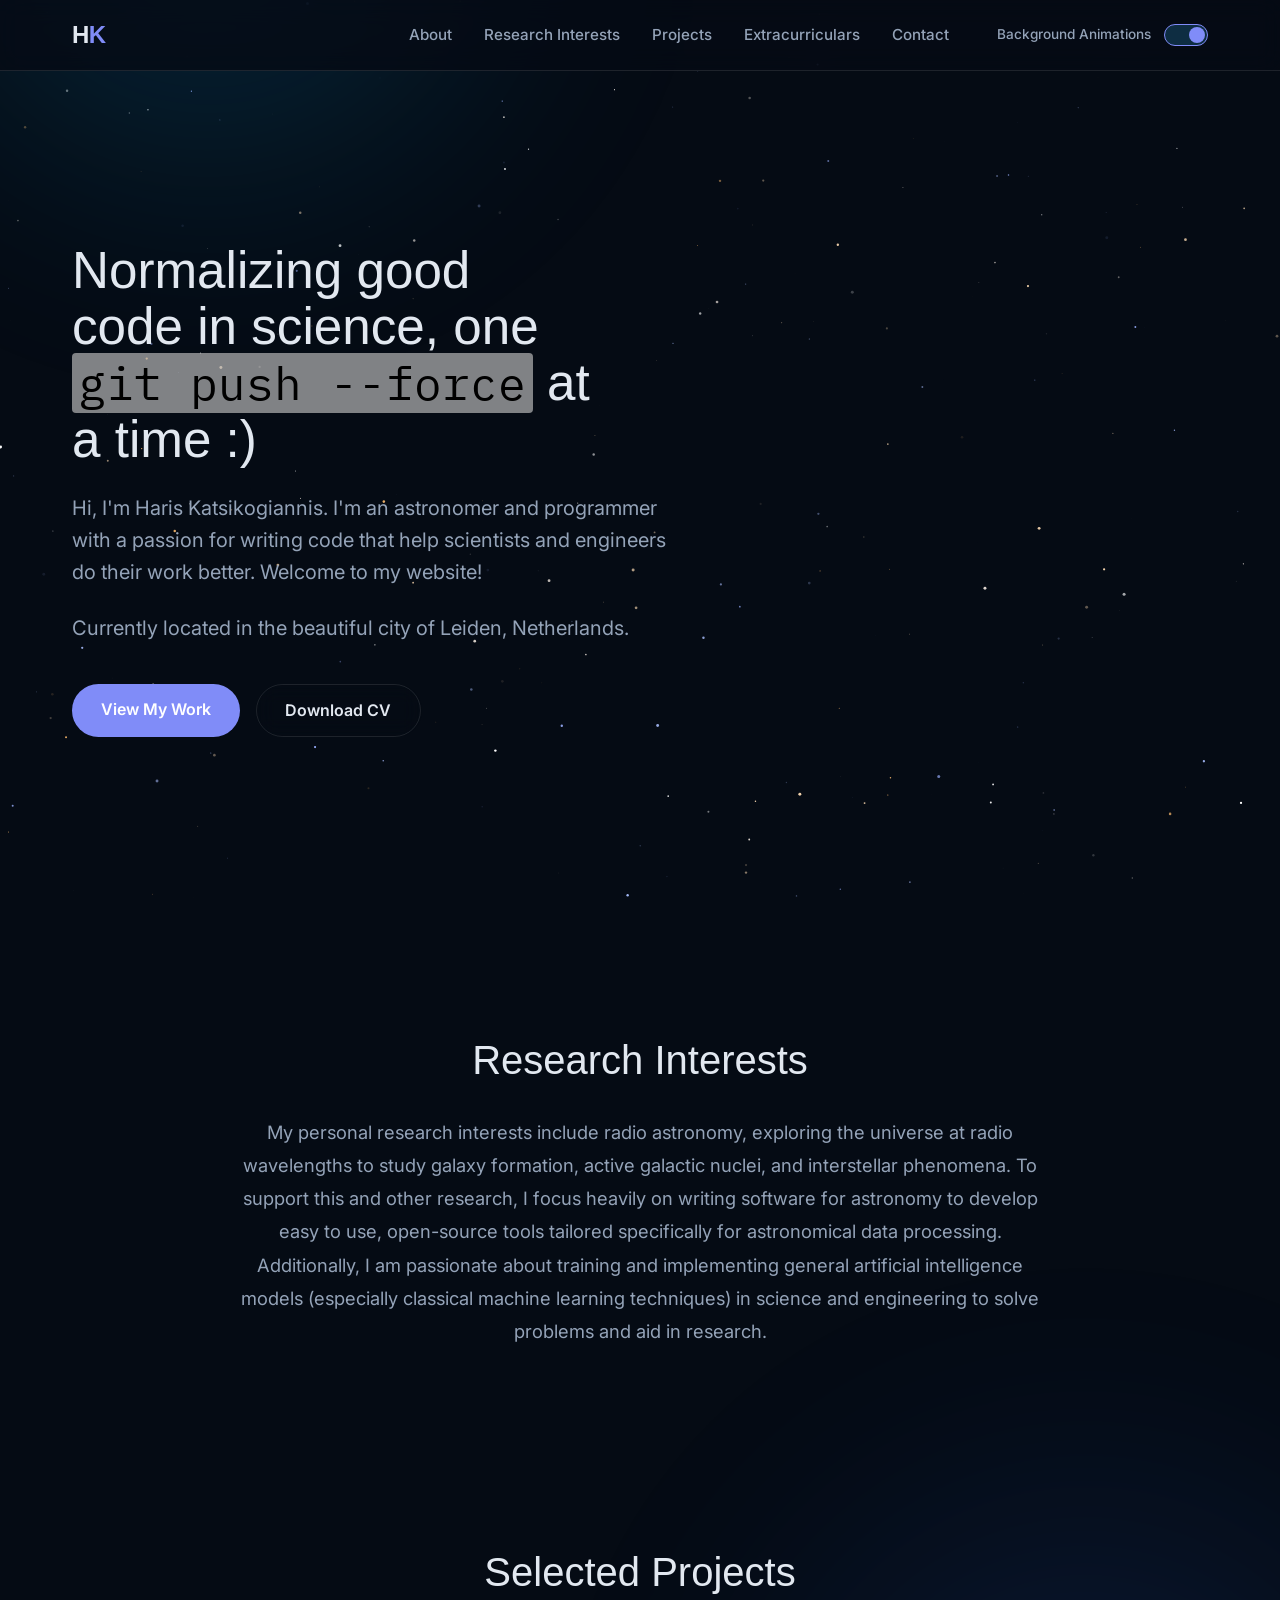
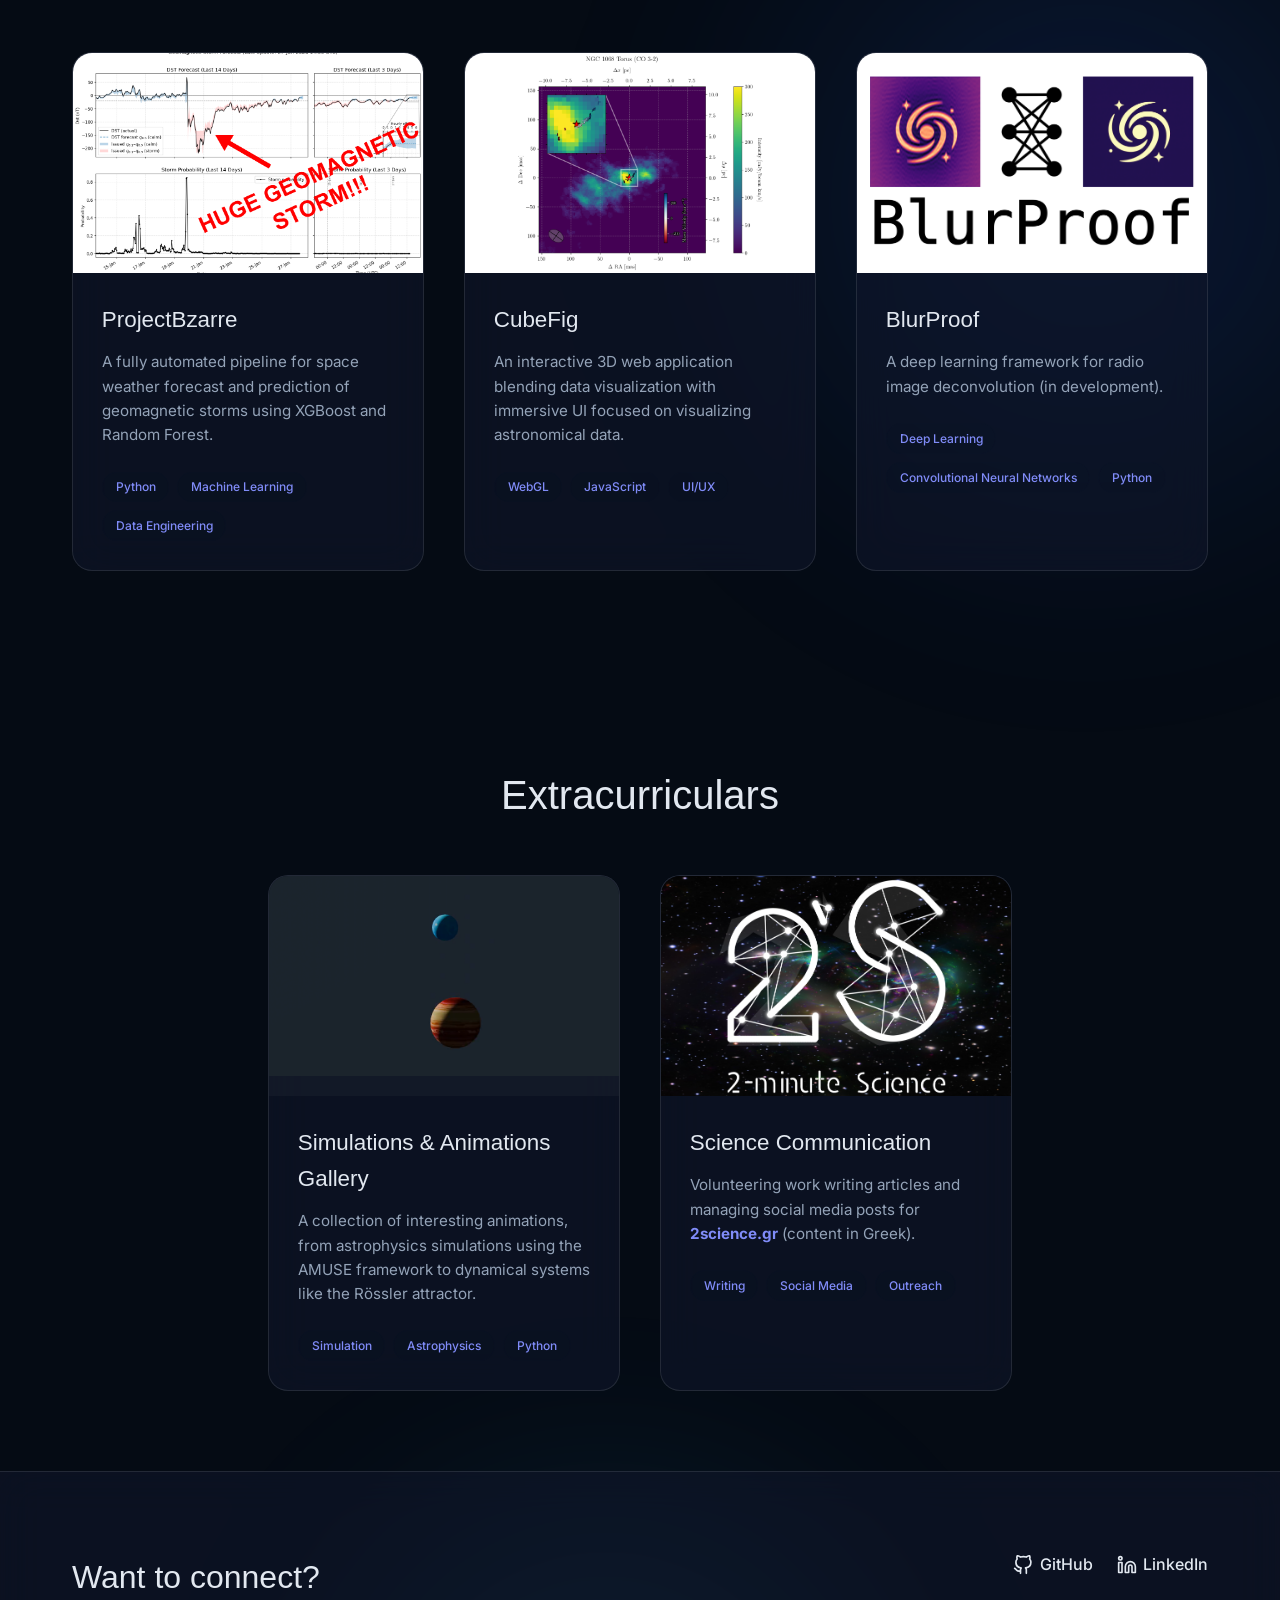
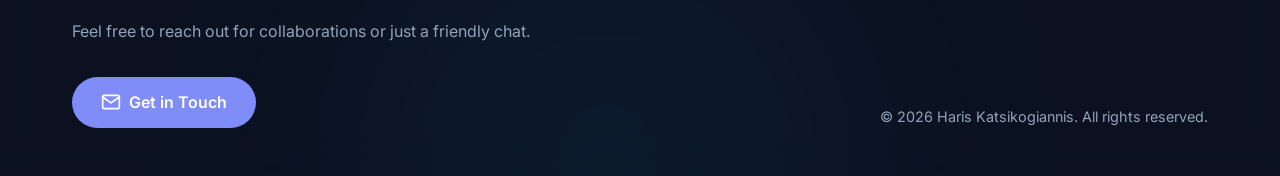
<file: index.html>
<!DOCTYPE html>
<html lang="en">

<head>
    <meta charset="UTF-8">
    <meta name="viewport" content="width=device-width, initial-scale=1.0">
    <meta name="description"
        content="Haris Katsikogiannis - Personal Portfolio displaying engineering projects and CV.">
    <title>Haris Katsikogiannis | Portfolio</title>
    <link rel="icon"
        href="data:image/svg+xml,<svg xmlns=%22http://www.w3.org/2000/svg%22 viewBox=%220 0 100 100%22><rect width=%22100%22 height=%22100%22 rx=%2220%22 fill=%22%23050b14%22/><text y=%2272%22 x=%2212%22 font-size=%2260%22 font-family=%22system-ui, sans-serif%22 font-weight=%22900%22><tspan fill=%22%23e2e8f0%22>H</tspan><tspan fill=%22%23808cf8%22>K</tspan></text></svg>">
    <!-- Google Fonts -->
    <link rel="preconnect" href="https://fonts.googleapis.com">
    <link rel="preconnect" href="https://fonts.gstatic.com" crossorigin>
    <link
        href="https://fonts.googleapis.com/css2?family=Inter:wght@300;400;500;600&family=Google+Sans:wght@400;500;700;900&family=IBM+Plex+Mono:wght@400;500&display=swap"
        rel="stylesheet">
    <link rel="stylesheet" href="style.css">
</head>

<body>
    <canvas id="star-canvas"></canvas>
    <div class="blob-wrapper">
        <div class="blob blob-1"></div>
        <div class="blob blob-2"></div>
        <div class="blob blob-3"></div>
    </div>

    <header class="glass-header">
        <div class="container header-container">
            <div class="logo">H<span>K</span></div>
            <nav>
                <ul class="nav-links">
                    <li><a href="#hero">About</a></li>
                    <li><a href="#research">Research Interests</a></li>
                    <li><a href="#projects">Projects</a></li>
                    <li><a href="#extracurriculars">Extracurriculars</a></li>
                    <li><a href="#contact">Contact</a></li>
                    <li class="toggle-container">
                        <span class="toggle-label">Background Animations</span>
                        <label class="switch">
                            <input type="checkbox" id="animation-toggle" checked>
                            <span class="slider"></span>
                        </label>
                    </li>
                </ul>
                <button class="menu-btn" aria-label="Toggle Menu">
                    <svg xmlns="http://www.w3.org/2000/svg" width="24" height="24" viewBox="0 0 24 24" fill="none"
                        stroke="currentColor" stroke-width="2" stroke-linecap="round" stroke-linejoin="round">
                        <line x1="3" y1="12" x2="21" y2="12"></line>
                        <line x1="3" y1="6" x2="21" y2="6"></line>
                        <line x1="3" y1="18" x2="21" y2="18"></line>
                    </svg>
                </button>
            </nav>
        </div>
    </header>

    <div class="overlay"></div>
    <nav class="mobile-nav">
        <ul class="nav-links">
            <li><a href="#hero">About</a></li>
            <li><a href="#research">Research Interests</a></li>
            <li><a href="#projects">Projects</a></li>
            <li><a href="#extracurriculars">Extracurriculars</a></li>
            <li><a href="#contact">Contact</a></li>
            <li class="toggle-container">
                <span class="toggle-label">Background Animations</span>
                <label class="switch">
                    <input type="checkbox" id="mobile-animation-toggle" checked>
                    <span class="slider"></span>
                </label>
            </li>
        </ul>
    </nav>


    <main>
        <section id="hero" class="hero-section">
            <div class="container">
                <div class="hero-content">
                    <h1 class="hero-title">
                        Normalizing good <br>code in science, one<br> <code
                            style="font-family: 'IBM Plex Mono', monospace; background-color: rgba(181, 181, 181, 0.7); color: #000000; padding: 0.0rem 0.4rem; border-radius: 4px; font-size: 0.9em;">git push --force</code>
                        at<br> a time :)
                    </h1>
                    <p class="hero-subtitle" style="margin-bottom: 1.5rem;">
                        Hi, I'm Haris Katsikogiannis. I'm an astronomer and programmer with a passion for writing code
                        that help scientists and engineers do their work better. Welcome to my website!
                    </p>
                    <p class="hero-subtitle" style="max-width: 100%;">
                        Currently located in the beautiful city of Leiden, Netherlands.
                    </p>
                    <div class="hero-cta">
                        <a href="#projects" class="btn btn-primary">View My Work</a>
                        <a id="cv-download-btn" href="assets/cv_katsikogiannis.pdf" download="katsikogiannis_cv.pdf"
                            class="btn btn-secondary">Download CV</a>
                    </div>
                </div>
            </div>
        </section>

        <section id="research" class="projects-section" style="padding-bottom: 4rem;">
            <div class="container">
                <h2 class="section-title" style="margin-bottom: 1.5rem;">Research Interests</h2>
                <p
                    style="max-width: 800px; margin: 0 auto; text-align: center; font-size: 1.15rem; color: var(--text-secondary); line-height: 1.8;">
                    My personal research interests include radio astronomy, exploring the universe at radio wavelengths
                    to study galaxy
                    formation, active galactic nuclei, and interstellar phenomena. To support this and other research, I
                    focus heavily on writing software for astronomy to develop easy to use, open-source
                    tools tailored specifically for astronomical data processing. Additionally, I am passionate about
                    training
                    and implementing general artificial intelligence models (especially classical machine learning
                    techniques)
                    in science and engineering to solve problems and aid in research.
                </p>
            </div>
        </section>

        <section id="projects" class="projects-section">
            <div class="container">
                <h2 class="section-title">Selected Projects</h2>
                <div class="projects-grid">

                    <!-- Project 1 -->
                    <article class="project-card glass-card">
                        <div class="project-image">
                            <!-- Let's map the images in the directory structure -->
                            <img src="assets/predicted_probabilities_20260127_1630.png" alt="ProjectBzarre"
                                id="img-bzarre">
                            <div class="project-overlay">
                                <a href="https://github.com/harry353/ProjectBzarre"
                                    class="btn btn-small btn-primary">View on Github</a>
                            </div>
                        </div>
                        <div class="project-info">
                            <h3>ProjectBzarre</h3>
                            <p>A fully automated pipeline for space weather forecast and prediction of geomagnetic
                                storms using XGBoost and Random Forest.</p>
                            <div class="tech-stack">
                                <span>Python</span>
                                <span>Machine Learning</span>
                                <span>Data Engineering</span>
                            </div>
                        </div>
                    </article>
                    <!-- Project 2 -->
                    <article class="project-card glass-card">
                        <div class="project-image">
                            <img src="assets/ngc_1068_torus_moment_0.png" alt="CubeFig UI" id="img-cubefig">
                            <div class="project-overlay">
                                <a href="https://github.com/harry353/CubeFig" class="btn btn-small btn-primary">View on
                                    Github</a>
                            </div>
                        </div>
                        <div class="project-info">
                            <h3>CubeFig</h3>
                            <p>An interactive 3D web application blending data visualization with immersive UI focused
                                on visualizing astronomical data.</p>
                            <div class="tech-stack">
                                <span>WebGL</span>
                                <span>JavaScript</span>
                                <span>UI/UX</span>
                            </div>
                        </div>
                    </article>

                    <!-- Project 3 -->
                    <article class="project-card glass-card">
                        <div class="project-image">
                            <img src="assets/blur_proof_logo_final.png" alt="BlurProof" id="img-datavis">
                            <div class="project-overlay">
                                <a href="https://github.com/harry353/BlurProof" class="btn btn-small btn-primary">View
                                    on Github</a>
                            </div>
                        </div>
                        <div class="project-info">
                            <h3>BlurProof</h3>
                            <p>A deep learning framework for radio image deconvolution (in development).</p>
                            <div class="tech-stack">
                                <span>Deep Learning</span>
                                <span>Convolutional Neural Networks</span>
                                <span>Python</span>
                            </div>
                        </div>
                    </article>

                </div>
            </div>
        </section>

        <section id="extracurriculars" class="extracurriculars-section" style="padding-top: 4rem;">
            <div class="container">
                <h2 class="section-title">Extracurriculars</h2>
                <div class="projects-grid"
                    style="justify-content: center; display: flex; gap: 2.5rem; flex-wrap: wrap;">
                    <article class="project-card glass-card" style="width: 100%; max-width: 352px;">
                        <div class="project-image">
                            <!-- Placeholder image or generic background -->
                            <div
                                style="width: 100%; height: 200px; display: flex; align-items: center; justify-content: center; background: rgba(255, 255, 255, 0.05); overflow: hidden;">
                                <img src="assets/amuse_simulations.png" alt="AMUSE-ing Scenarios" style="width: 100%; height: 100%; object-fit: cover;">
                            </div>
                            <div class="project-overlay">
                                <a href="amuse-scenarios.html" class="btn btn-small btn-primary">View More</a>
                            </div>
                        </div>
                        <div class="project-info">
                            <h3>Simulations & Animations Gallery</h3>
                            <p>A collection of interesting animations, from astrophysics simulations using the
                                AMUSE framework to dynamical systems like the Rössler attractor.</p>
                            <div class="tech-stack">
                                <span>Simulation</span>
                                <span>Astrophysics</span>
                                <span>Python</span>
                            </div>
                        </div>
                    </article>

                    <article class="project-card glass-card" style="width: 100%; max-width: 352px;">
                        <div class="project-image">
                            <img src="assets/2sci_logo.png" alt="2science.gr Logo" id="img-2sci">
                            <div class="project-overlay">
                                <a href="https://2science.gr/" class="btn btn-small btn-primary" target="_blank"
                                    rel="noopener noreferrer">Visit Website</a>
                            </div>
                        </div>
                        <div class="project-info">
                            <h3>Science Communication</h3>
                            <p>Volunteering work writing articles and managing social media posts for <strong><a
                                        href="https://2science.gr/" target="_blank" rel="noopener noreferrer"
                                        style="color: var(--accent-primary); text-decoration: none;">2science.gr</a></strong>
                                (content in Greek).</p>
                            <div class="tech-stack">
                                <span>Writing</span>
                                <span>Social Media</span>
                                <span>Outreach</span>
                            </div>
                        </div>
                    </article>
                </div>
            </div>
        </section>

    </main>

    <footer id="contact" class="glass-footer">
        <div class="container footer-content">
            <div class="footer-left">
                <h2>Want to connect?</h2>
                <p>Feel free to reach out for collaborations or just a friendly chat.</p>
                <a href="mailto:haris.katsik@gmail.com" class="btn btn-primary"
                    style="display: inline-flex; align-items: center; gap: 0.5rem;">
                    <svg xmlns="http://www.w3.org/2000/svg" width="20" height="20" viewBox="0 0 24 24" fill="none"
                        stroke="currentColor" stroke-width="2" stroke-linecap="round" stroke-linejoin="round">
                        <path d="M4 4h16c1.1 0 2 .9 2 2v12c0 1.1-.9 2-2 2H4c-1.1 0-2-.9-2-2V6c0-1.1.9-2 2-2z"></path>
                        <polyline points="22,6 12,13 2,6"></polyline>
                    </svg>
                    Get in Touch
                </a>
            </div>
            <div class="footer-right">
                <div class="social-links">
                    <a href="https://github.com/harry353" class="social-link"
                        style="display: inline-flex; align-items: center; gap: 0.4rem;">
                        <svg xmlns="http://www.w3.org/2000/svg" width="20" height="20" viewBox="0 0 24 24" fill="none"
                            stroke="currentColor" stroke-width="2" stroke-linecap="round" stroke-linejoin="round">
                            <path
                                d="M9 19c-5 1.5-5-2.5-7-3m14 6v-3.87a3.37 3.37 0 0 0-.94-2.61c3.14-.35 6.44-1.54 6.44-7A5.44 5.44 0 0 0 20 4.77 5.07 5.07 0 0 0 19.91 1S18.73.65 16 2.48a13.38 13.38 0 0 0-7 0C6.27.65 5.09 1 5.09 1A5.07 5.07 0 0 0 5 4.77a5.44 5.44 0 0 0-1.5 3.78c0 5.42 3.3 6.61 6.44 7A3.37 3.37 0 0 0 9 18.13V22">
                            </path>
                        </svg>
                        GitHub
                    </a>
                    <a href="https://www.linkedin.com/in/haris-katsikogiannis-a5a2321a0/" class="social-link"
                        style="display: inline-flex; align-items: center; gap: 0.4rem;">
                        <svg xmlns="http://www.w3.org/2000/svg" width="20" height="20" viewBox="0 0 24 24" fill="none"
                            stroke="currentColor" stroke-width="2" stroke-linecap="round" stroke-linejoin="round">
                            <path d="M16 8a6 6 0 0 1 6 6v7h-4v-7a2 2 0 0 0-2-2 2 2 0 0 0-2 2v7h-4v-7a6 6 0 0 1 6-6z">
                            </path>
                            <rect x="2" y="9" width="4" height="12"></rect>
                            <circle cx="4" cy="4" r="2"></circle>
                        </svg>
                        LinkedIn
                    </a>
                </div>
                <p class="copyright">&copy; 2026 Haris Katsikogiannis. All rights reserved.</p>
            </div>
        </div>
    </footer>

    <script src="script.js"></script>
</body>

</html>
</file>
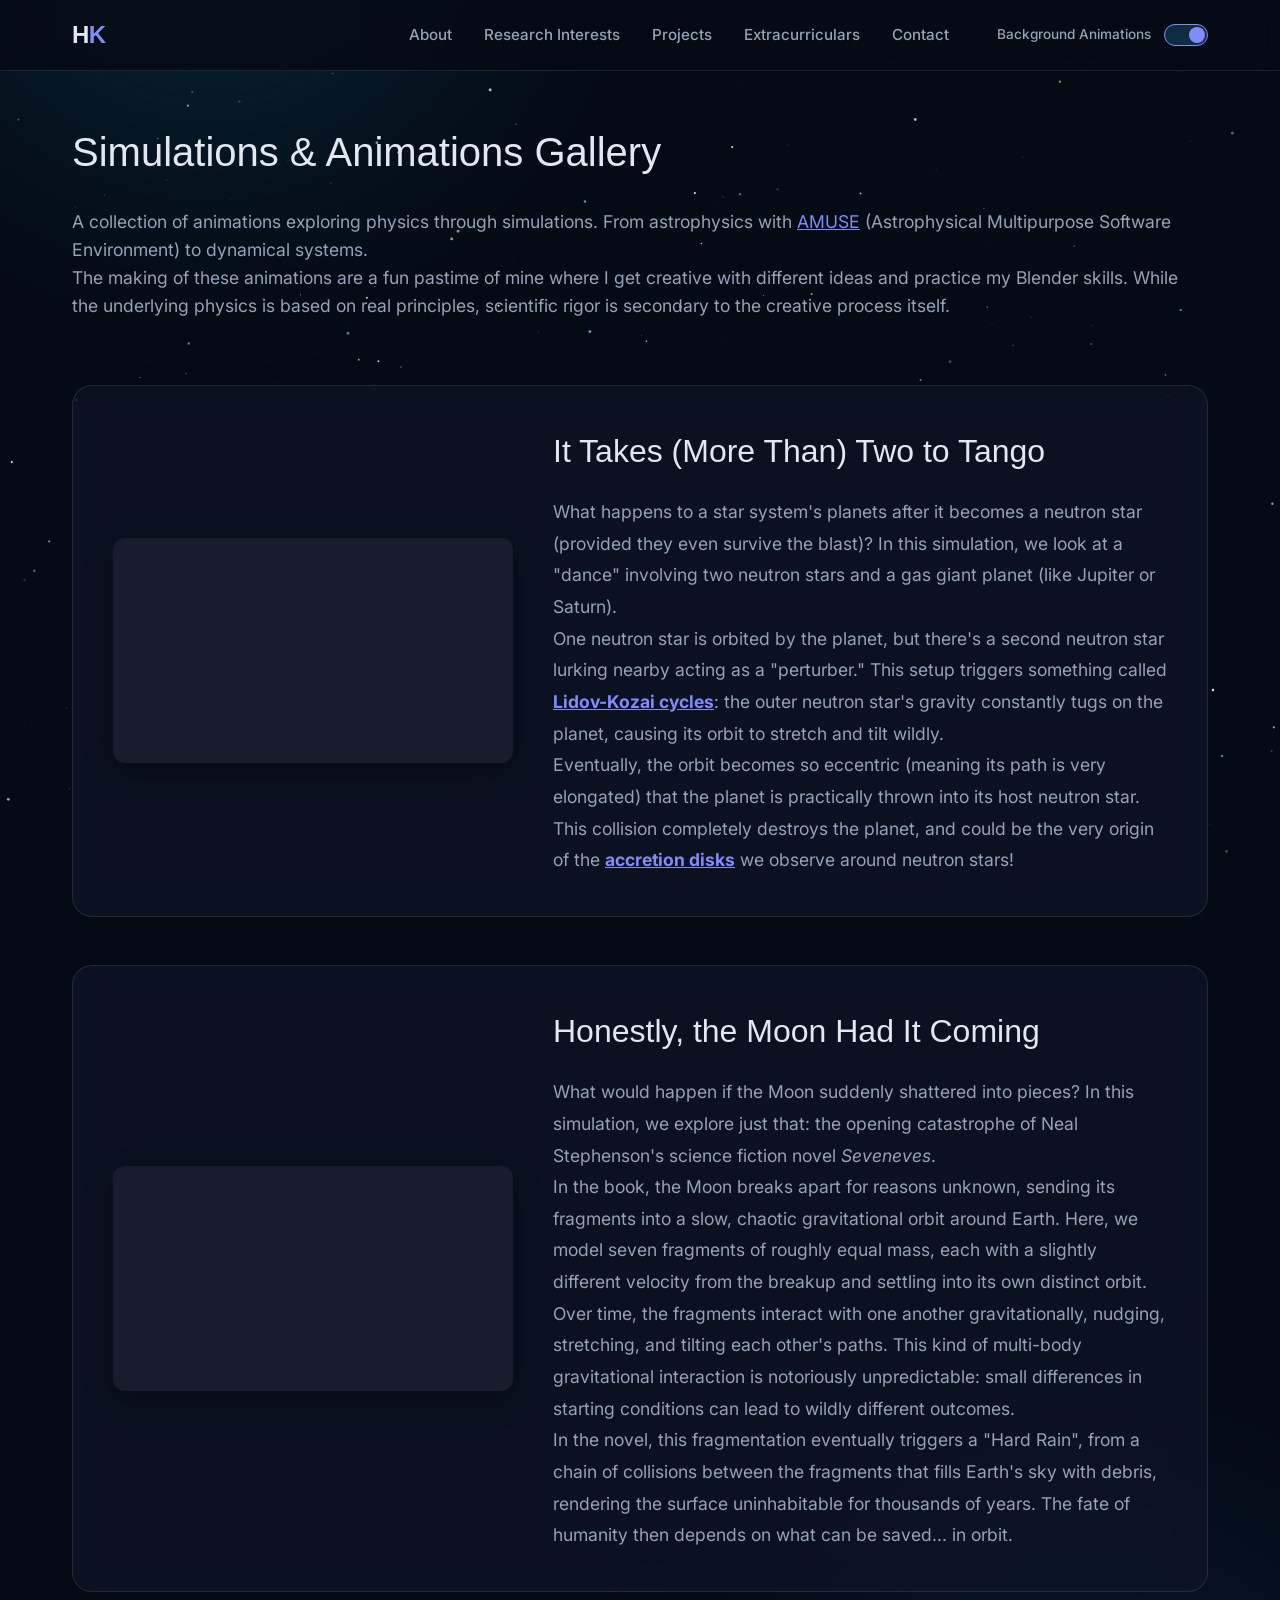
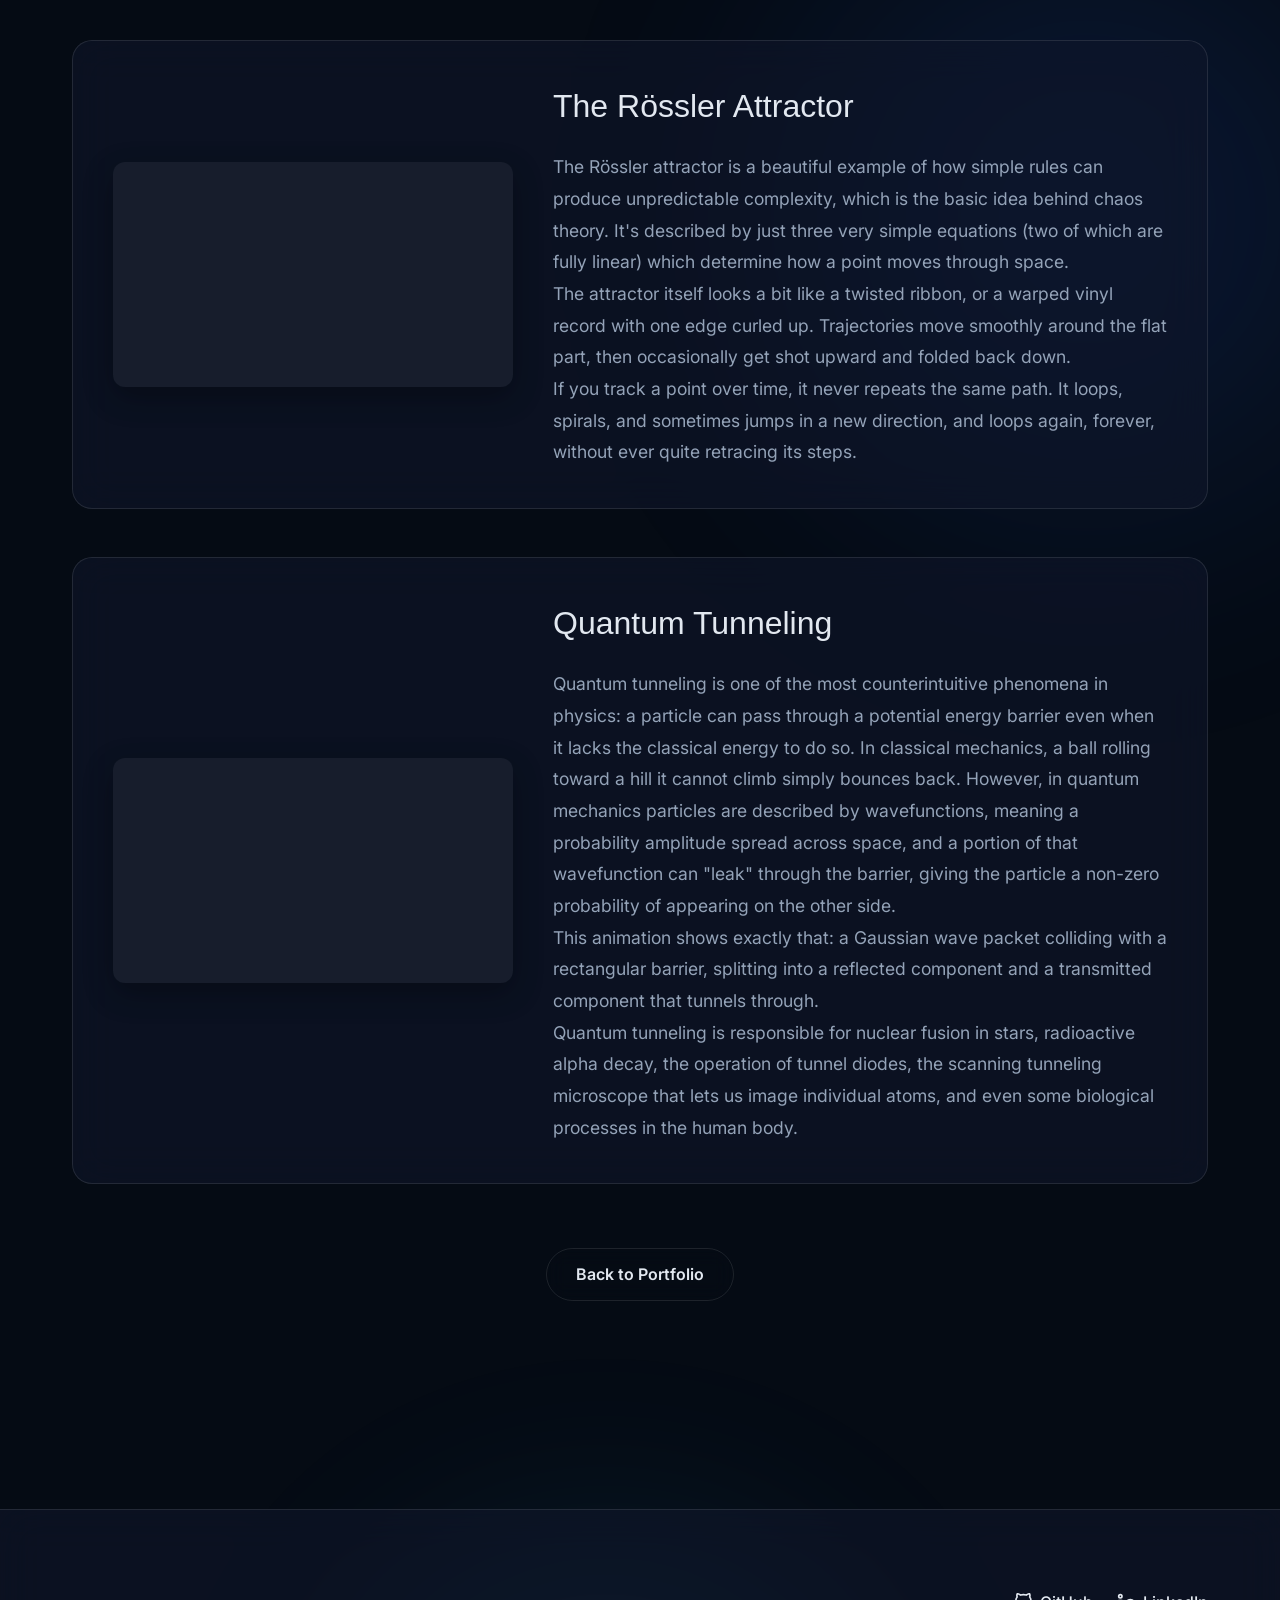
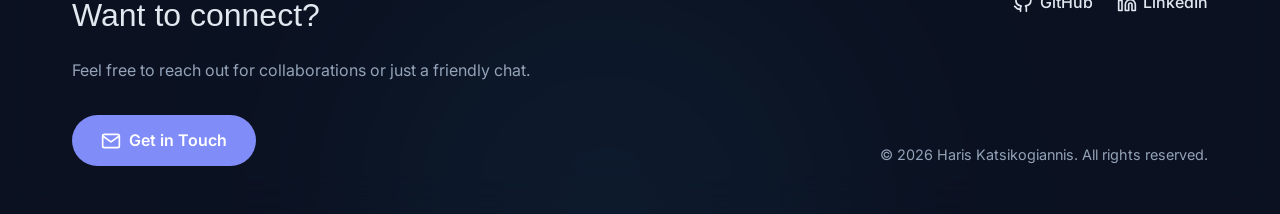
<file: amuse-scenarios.html>
<!DOCTYPE html>
<html lang="en">

<head>
    <meta charset="UTF-8">
    <meta name="viewport" content="width=device-width, initial-scale=1.0">
    <meta name="description"
        content="AMUSE-ing Scenarios - Using the Astrophysical Multipurpose Software Environment (AMUSE) to simulate astrophysics ideas.">
    <title>AMUSE-ing Scenarios | Haris Katsikogiannis</title>
    <link rel="icon"
        href="data:image/svg+xml,<svg xmlns=%22http://www.w3.org/2000/svg%22 viewBox=%220 0 100 100%22><rect width=%22100%22 height=%22100%22 rx=%2220%22 fill=%22%23050b14%22/><text y=%2272%22 x=%2212%22 font-size=%2260%22 font-family=%22system-ui, sans-serif%22 font-weight=%22900%22><tspan fill=%22%23e2e8f0%22>H</tspan><tspan fill=%22%23808cf8%22>K</tspan></text></svg>">
    <!-- Google Fonts -->
    <link rel="preconnect" href="https://fonts.googleapis.com">
    <link rel="preconnect" href="https://fonts.gstatic.com" crossorigin>
    <link
        href="https://fonts.googleapis.com/css2?family=Inter:wght@300;400;500;600&family=Google+Sans:wght@400;500;700;900&family=IBM+Plex+Mono:wght@400;500&display=swap"
        rel="stylesheet">
    <link rel="stylesheet" href="style.css">
</head>

<body>
    <canvas id="star-canvas"></canvas>
    <div class="blob-wrapper">
        <div class="blob blob-1"></div>
        <div class="blob blob-2"></div>
        <div class="blob blob-3"></div>
    </div>

    <header class="glass-header">
        <div class="container header-container">
            <div class="logo"><a href="index.html" style="text-decoration: none; color: inherit;">H<span>K</span></a>
            </div>
            <nav>
                <ul class="nav-links">
                    <li><a href="index.html#hero">About</a></li>
                    <li><a href="index.html#research">Research Interests</a></li>
                    <li><a href="index.html#projects">Projects</a></li>
                    <li><a href="index.html#extracurriculars">Extracurriculars</a></li>
                    <li><a href="#contact">Contact</a></li>
                    <li class="toggle-container">
                        <span class="toggle-label">Background Animations</span>
                        <label class="switch">
                            <input type="checkbox" id="animation-toggle" checked>
                            <span class="slider"></span>
                        </label>
                    </li>
                </ul>
                <button class="menu-btn" aria-label="Toggle Menu">
                    <svg xmlns="http://www.w3.org/2000/svg" width="24" height="24" viewBox="0 0 24 24" fill="none"
                        stroke="currentColor" stroke-width="2" stroke-linecap="round" stroke-linejoin="round">
                        <line x1="3" y1="12" x2="21" y2="12"></line>
                        <line x1="3" y1="6" x2="21" y2="6"></line>
                        <line x1="3" y1="18" x2="21" y2="18"></line>
                    </svg>
                </button>
            </nav>
        </div>
    </header>

    <div class="overlay"></div>
    <nav class="mobile-nav">
        <ul class="nav-links">
            <li><a href="index.html#hero">About</a></li>
            <li><a href="index.html#research">Research Interests</a></li>
            <li><a href="index.html#projects">Projects</a></li>
            <li><a href="index.html#extracurriculars">Extracurriculars</a></li>
            <li><a href="#contact">Contact</a></li>
            <li class="toggle-container">
                <span class="toggle-label">Background Animations</span>
                <label class="switch">
                    <input type="checkbox" id="mobile-animation-toggle" checked>
                    <span class="slider"></span>
                </label>
            </li>
        </ul>
    </nav>


    <main>
        <section class="projects-section" style="padding-top: 120px;">
            <div class="container">
                <h1 class="section-title" style="text-align: left;">Simulations & Animations Gallery</h1>
                <p style="text-align: left; color: var(--text-secondary); margin: -1.5rem 0 4rem 0; font-size: 1.1rem;">
                    A collection of animations exploring physics through simulations. From astrophysics with
                    <a href="https://github.com/amusecode/amuse" target="_blank" rel="noopener noreferrer"
                        style="color: var(--accent-primary); text-decoration: underline;">AMUSE</a> (Astrophysical
                    Multipurpose Software Environment) to dynamical systems.
                    <br>The making of these animations are a fun pastime of mine where I get creative with different ideas and practice my
                    Blender skills. While the underlying physics is based on real principles, scientific rigor is
                    secondary to the creative process itself.
                </p>

                <div class="list-view">
                    <!-- Scenario 1: It Takes >2 to Tango -->
                    <article class="list-card">
                        <div class="list-card-video">
                            <iframe
                                src="https://www.youtube.com/embed/Wqv7goIY148?autoplay=0&mute=1&loop=1&playlist=Wqv7goIY148"
                                title="YouTube video player" frameborder="0"
                                allow="accelerometer; autoplay; clipboard-write; encrypted-media; gyroscope; picture-in-picture; web-share"
                                referrerpolicy="strict-origin-when-cross-origin" allowfullscreen>
                            </iframe>
                        </div>
                        <div class="list-card-content">
                            <h3>It Takes (More Than) Two to Tango</h3>
                            <p>
                                What happens to a star system's planets after it becomes a neutron star
                                (provided they even survive the blast)?
                                In this simulation, we look at a "dance" involving two neutron stars and a gas giant
                                planet (like Jupiter or Saturn).
                            </p>
                            <p>
                                One neutron star is orbited by the planet, but there's a second neutron star lurking
                                nearby acting as a "perturber."
                                This setup triggers something called <strong><a
                                        href="https://en.wikipedia.org/wiki/Kozai_mechanism" target="_blank"
                                        rel="noopener noreferrer"
                                        style="color: var(--accent-primary); text-decoration: underline;">Lidov-Kozai
                                        cycles</a></strong>: the outer
                                neutron star's gravity constantly tugs on the planet, causing
                                its orbit to stretch and tilt wildly.
                            </p>
                            <p>
                                Eventually, the orbit becomes so eccentric (meaning its path is very elongated) that
                                the planet is practically thrown into
                                its host neutron star.
                                This collision completely destroys the planet, and could be the very origin of the
                                <strong><a href="https://en.wikipedia.org/wiki/Accretion_disk" target="_blank"
                                        rel="noopener noreferrer"
                                        style="color: var(--accent-primary); text-decoration: underline;">accretion
                                        disks</a></strong> we observe around neutron stars!
                            </p>
                        </div>
                    </article>

                    <!-- Scenario 2: Seveneves - The Hard Rain -->
                    <article class="list-card">
                        <div class="list-card-video">
                            <iframe
                                src="https://www.youtube.com/embed/LiWPm1GAE88?autoplay=0&mute=1&loop=1&playlist=LiWPm1GAE88"
                                title="YouTube video player" frameborder="0"
                                allow="accelerometer; autoplay; clipboard-write; encrypted-media; gyroscope; picture-in-picture; web-share"
                                referrerpolicy="strict-origin-when-cross-origin" allowfullscreen>
                            </iframe>
                        </div>
                        <div class="list-card-content">
                            <h3>Honestly, the Moon Had It Coming</h3>
                            <p>
                                What would happen if the Moon suddenly shattered into pieces? In this simulation, we
                                explore just that: the opening catastrophe of Neal Stephenson's science fiction novel
                                <em>Seveneves</em>.
                            </p>
                            <p>
                                In the book, the Moon breaks apart for reasons unknown, sending its fragments into a
                                slow, chaotic gravitational orbit around Earth. Here, we model seven fragments of roughly
                                equal mass, each with a slightly different velocity from the breakup and settling into
                                its own distinct orbit.
                            </p>
                            <p>
                                Over time, the fragments interact with one another gravitationally, nudging, stretching,
                                and tilting each other's paths. This kind of multi-body gravitational
                                interaction is notoriously unpredictable: small differences in starting
                                conditions can lead to wildly different outcomes.
                            </p>
                            <p>
                                In the novel, this fragmentation eventually triggers a "Hard Rain",
                                from a chain of collisions between the fragments that fills Earth's sky with debris,
                                rendering the surface uninhabitable for thousands of years. The fate of humanity then
                                depends on what can be saved... in orbit.
                            </p>
                        </div>
                    </article>

                    <!-- Scenario 3: Rössler Attractor -->
                    <article class="list-card">
                        <div class="list-card-video">
                            <iframe
                                src="https://www.youtube.com/embed/wYL_2EeYGOs?autoplay=0&mute=1&loop=1&playlist=wYL_2EeYGOs"
                                title="YouTube video player" frameborder="0"
                                allow="accelerometer; autoplay; clipboard-write; encrypted-media; gyroscope; picture-in-picture; web-share"
                                referrerpolicy="strict-origin-when-cross-origin" allowfullscreen>
                            </iframe>
                        </div>
                        <div class="list-card-content">
                            <h3>The Rössler Attractor</h3>
                            <p>
                                The Rössler attractor is a beautiful example of how simple rules can produce
                                unpredictable complexity, which is the basic idea behind chaos theory. It's described by
                                just three very simple equations (two of which are fully linear) which determine how a
                                point moves through space.
                            </p>
                            <p>
                                The attractor itself looks a bit like a twisted ribbon, or a warped vinyl record with
                                one edge curled up. Trajectories move smoothly around the flat part, then occasionally
                                get shot upward and folded back down.
                            </p>
                            <p>
                                If you track a point over time, it never repeats the same path. It loops, spirals, and
                                sometimes jumps in a new direction, and loops again, forever, without ever quite
                                retracing its steps.
                            </p>
                        </div>
                    </article>

                    <!-- Scenario 4: Quantum Tunneling -->
                    <article class="list-card">
                        <div class="list-card-video">
                            <iframe
                                src="https://www.youtube.com/embed/G6cOjcNprmw?autoplay=0&mute=1&loop=1&playlist=G6cOjcNprmw"
                                title="YouTube video player" frameborder="0"
                                allow="accelerometer; autoplay; clipboard-write; encrypted-media; gyroscope; picture-in-picture; web-share"
                                referrerpolicy="strict-origin-when-cross-origin" allowfullscreen>
                            </iframe>
                        </div>
                        <div class="list-card-content">
                            <h3>Quantum Tunneling</h3>
                            <p>
                                Quantum tunneling is one of the most counterintuitive phenomena in physics: a particle
                                can pass through a potential energy barrier even when it lacks the classical energy to do
                                so. In classical mechanics, a ball rolling toward a hill it cannot climb simply bounces
                                back. However, in quantum mechanics particles are described by wavefunctions, meaning a
                                probability amplitude spread across space, and a portion of that wavefunction can "leak"
                                through the barrier, giving the particle a non-zero probability of appearing on the
                                other side.
                            </p>
                            <p>
                                This animation shows exactly that: a Gaussian wave packet colliding with a rectangular
                                barrier, splitting into a reflected component and a transmitted component that tunnels
                                through.
                            </p>
                            <p>
                                Quantum tunneling is responsible for nuclear fusion in stars, radioactive alpha decay,
                                the operation of tunnel diodes, the scanning tunneling microscope that lets us image
                                individual atoms, and even some biological processes in the human body.
                            </p>
                        </div>
                    </article>
                </div>

                <div style="text-align: center; margin-top: 4rem;">
                    <a href="index.html" class="btn btn-secondary">Back to Portfolio</a>
                </div>
            </div>
        </section>
    </main>

    <footer id="contact" class="glass-footer">
        <div class="container footer-content">
            <div class="footer-left">
                <h2>Want to connect?</h2>
                <p>Feel free to reach out for collaborations or just a friendly chat.</p>
                <a href="mailto:haris.katsik@gmail.com" class="btn btn-primary"
                    style="display: inline-flex; align-items: center; gap: 0.5rem;">
                    <svg xmlns="http://www.w3.org/2000/svg" width="20" height="20" viewBox="0 0 24 24" fill="none"
                        stroke="currentColor" stroke-width="2" stroke-linecap="round" stroke-linejoin="round">
                        <path d="M4 4h16c1.1 0 2 .9 2 2v12c0 1.1-.9 2-2 2H4c-1.1 0-2-.9-2-2V6c0-1.1.9-2 2-2z"></path>
                        <polyline points="22,6 12,13 2,6"></polyline>
                    </svg>
                    Get in Touch
                </a>
            </div>
            <div class="footer-right">
                <div class="social-links">
                    <a href="https://github.com/harry353" class="social-link"
                        style="display: inline-flex; align-items: center; gap: 0.4rem;">
                        <svg xmlns="http://www.w3.org/2000/svg" width="20" height="20" viewBox="0 0 24 24" fill="none"
                            stroke="currentColor" stroke-width="2" stroke-linecap="round" stroke-linejoin="round">
                            <path
                                d="M9 19c-5 1.5-5-2.5-7-3m14 6v-3.87a3.37 3.37 0 0 0-.94-2.61c3.14-.35 6.44-1.54 6.44-7A5.44 5.44 0 0 0 20 4.77 5.07 5.07 0 0 0 19.91 1S18.73.65 16 2.48a13.38 13.38 0 0 0-7 0C6.27.65 5.09 1 5.09 1A5.07 5.07 0 0 0 5 4.77a5.44 5.44 0 0 0-1.5 3.78c0 5.42 3.3 6.61 6.44 7A3.37 3.37 0 0 0 9 18.13V22">
                            </path>
                        </svg>
                        GitHub
                    </a>
                    <a href="https://www.linkedin.com/in/haris-katsikogiannis-a5a2321a0/" class="social-link"
                        style="display: inline-flex; align-items: center; gap: 0.4rem;">
                        <svg xmlns="http://www.w3.org/2000/svg" width="20" height="20" viewBox="0 0 24 24" fill="none"
                            stroke="currentColor" stroke-width="2" stroke-linecap="round" stroke-linejoin="round">
                            <path d="M16 8a6 6 0 0 1 6 6v7h-4v-7a2 2 0 0 0-2-2 2 2 0 0 0-2 2v7h-4v-7a6 6 0 0 1 6-6z">
                            </path>
                            <rect x="2" y="9" width="4" height="12"></rect>
                            <circle cx="4" cy="4" r="2"></circle>
                        </svg>
                        LinkedIn
                    </a>
                </div>
                <p class="copyright">&copy; 2026 Haris Katsikogiannis. All rights reserved.</p>
            </div>
        </div>
    </footer>

    <script src="script.js"></script>
</body>

</html>
</file>
<file: style.css>
/* 
   Global Tokens & Reset
*/
:root {
    --bg-color: #050b14;
    /* Deep space navy */
    --text-primary: #e2e8f0;
    --text-secondary: #94a3b8;
    --accent-primary: #808cf8;
    --accent-secondary: #808cf8;
    --glass-bg: rgba(15, 23, 42, 0.6);
    --glass-border: rgba(255, 255, 255, 0.1);
    --glass-glow: rgba(128, 140, 248, 0.15);

    --font-sans: 'Inter', sans-serif;
    --font-heading: 'Google Sans', sans-serif;

    --hero-scale: 0.8;
    /* Change this single number to scale the hero text */
    --hero-font-size: clamp(calc(3rem * var(--hero-scale)), calc(5vw * var(--hero-scale)), calc(5rem * var(--hero-scale)));

    --transition-fast: 0.2s ease;
    --transition-smooth: 0.4s cubic-bezier(0.16, 1, 0.3, 1);
}

* {
    margin: 0;
    padding: 0;
    box-sizing: border-box;
}

html {}

body {
    background-color: var(--bg-color);
    color: var(--text-primary);
    font-family: var(--font-sans);
    line-height: 1.6;
    overflow-x: hidden;
    position: relative;
}

/* 
   Star Canvas
*/
#star-canvas {
    position: fixed;
    top: 0;
    left: 0;
    width: 100%;
    height: 100%;
    z-index: -2;
    pointer-events: none;
    transition: opacity 3s ease;
}

/* 
   Background effects (Blobs) 
*/
.blob-wrapper {
    position: absolute;
    top: 0;
    left: 0;
    width: 100%;
    height: 100%;
    overflow: hidden;
    z-index: -1;
    pointer-events: none;
}

.blob {
    position: absolute;
    border-radius: 50%;
    filter: blur(100px);
    z-index: -1;
    opacity: 0.5;
    animation: drift 20s infinite alternate linear;
    transition: opacity 3s ease;
}

.blob-1 {
    width: 800px;
    height: 800px;
    background: radial-gradient(circle, rgba(14, 165, 233, 0.45) 0%, rgba(14, 165, 233, 0) 70%);
    top: -15%;
    left: -15%;
}

.blob-2 {
    width: 900px;
    height: 900px;
    background: radial-gradient(circle, rgba(37, 99, 235, 0.35) 0%, rgba(37, 99, 235, 0) 70%);
    top: 40%;
    right: -20%;
    animation-delay: -5s;
}

.blob-3 {
    width: 700px;
    height: 700px;
    background: radial-gradient(circle, rgba(56, 189, 248, 0.4) 0%, rgba(56, 189, 248, 0) 70%);
    bottom: -10%;
    left: 20%;
    animation-delay: -10s;
}

@keyframes drift {
    0% {
        transform: translate(0, 0) scale(1);
    }

    100% {
        transform: translate(50px, 50px) scale(1.1);
    }
}

/* 
   Typography 
*/
h1,
h2,
h3,
.logo {
    font-family: var(--font-heading);
    font-weight: 400;
}

.gradient-text {
    background: linear-gradient(90deg, var(--accent-primary), var(--accent-secondary), #b224ef);
    -webkit-background-clip: text;
    -webkit-text-fill-color: transparent;
    background-clip: text;
}

/* 
   Layout 
*/
.container {
    max-width: 1200px;
    margin: 0 auto;
    padding: 0 2rem;
    width: 100%;
}

/* 
   Header Navigation 
*/
.glass-header {
    position: fixed;
    top: 0;
    left: 0;
    width: 100%;
    z-index: 1000;
    background: rgba(5, 11, 20, 0.8);
    backdrop-filter: blur(12px);
    border-bottom: 1px solid var(--glass-border);
    padding: 1rem 0;
    transition: var(--transition-smooth);
}

.header-container {
    display: flex;
    justify-content: space-between;
    align-items: center;
}

.logo {
    font-size: 1.5rem;
    font-weight: 900;
    letter-spacing: -0.5px;
}

.logo span {
    color: var(--accent-primary);
}

.nav-links {
    list-style: none;
    display: flex;
    gap: 2rem;
}

.nav-links a {
    color: var(--text-secondary);
    text-decoration: none;
    font-size: 0.95rem;
    font-weight: 500;
    transition: var(--transition-fast);
}

.nav-links a:hover {
    color: var(--text-primary);
}

/* 
   Buttons 
*/
.btn {
    display: inline-block;
    padding: 0.8rem 1.8rem;
    border-radius: 50px;
    text-decoration: none;
    font-weight: 600;
    font-family: var(--font-sans);
    transition: var(--transition-fast);
    cursor: pointer;
    border: none;
    font-size: 1rem;
}

.btn-primary {
    background: #808cf8ff;
    color: #fff;
}

.btn-primary:hover {
    transform: translateY(-2px);
}

.btn-secondary {
    background: transparent;
    color: var(--text-primary);
    border: 1px solid var(--glass-border);
    backdrop-filter: blur(10px);
}

.btn-secondary:hover {
    background: rgba(15, 23, 42, 0.05);
    border-color: var(--accent-primary);
}

.btn-small {
    padding: 0.5rem 1.2rem;
    font-size: 0.875rem;
}


/* 
   Hero Section 
*/
.hero-section {
    min-height: 100vh;
    display: flex;
    align-items: center;
    padding-top: 80px;
}

.hero-content {
    max-width: 800px;
}

.hero-title {
    font-size: var(--hero-font-size);
    line-height: 1.1;
    margin-bottom: 1.5rem;
}

.hero-subtitle {
    font-size: 1.25rem;
    color: var(--text-secondary);
    margin-bottom: 2.5rem;
    max-width: 600px;
}

.hero-cta {
    display: flex;
    gap: 1rem;
}

/* 
   Projects Section 
*/
.projects-section {
    padding: 8rem 0;
}

.section-title {
    font-size: 2.5rem;
    margin-bottom: 3rem;
    text-align: center;
}

.projects-grid {
    display: grid;
    grid-template-columns: repeat(auto-fit, minmax(320px, 1fr));
    gap: 2.5rem;
}

/* 
   Glassmorphic Cards 
*/
.glass-card {
    background: var(--glass-bg);
    border: 1px solid var(--glass-border);
    border-radius: 20px;
    overflow: hidden;
    backdrop-filter: blur(20px);
}

.glass-card:hover {
    transform: translateY(-8px);
    border-color: rgba(15, 23, 42, 0.1);
    box-shadow: 0 10px 40px rgba(0, 0, 0, 0.05);
    transition: transform var(--transition-smooth), border-color var(--transition-smooth), box-shadow var(--transition-smooth);
}

.project-image {
    width: 100%;
    height: 220px;
    position: relative;
    overflow: hidden;
    background-color: rgba(255, 255, 255, 0.03);
}

.project-image img {
    width: 100%;
    height: 100%;
    object-fit: cover;
    transition: transform 0.6s ease;
}

.glass-card:hover .project-image img {
    transform: scale(1.05);
}

.project-overlay {
    position: absolute;
    inset: 0;
    background: rgba(5, 11, 20, 0.9);
    display: flex;
    justify-content: center;
    align-items: center;
    opacity: 0;
    transition: var(--transition-fast);
}

.glass-card:hover .project-overlay {
    opacity: 1;
}

.project-info {
    padding: 1.8rem;
}

.project-info h3 {
    font-size: 1.4rem;
    margin-bottom: 0.8rem;
}

.project-info p {
    color: var(--text-secondary);
    font-size: 0.95rem;
    margin-bottom: 1.5rem;
}

.tech-stack {
    display: flex;
    flex-wrap: wrap;
    gap: 0.5rem;
}

.tech-stack span {
    font-size: 0.75rem;
    padding: 0.3rem 0.8rem;
    background: rgba(15, 23, 42, 0.05);
    border: 1px solid rgba(15, 23, 42, 0.1);
    border-radius: 20px;
    color: var(--accent-primary);
    font-weight: 500;
}

/* 
   Footer 
*/
.glass-footer {
    background: var(--glass-bg);
    border-top: 1px solid var(--glass-border);
    backdrop-filter: blur(20px);
    padding: 5rem 0 3rem;
    margin-top: 5rem;
}

.footer-content {
    display: flex;
    justify-content: space-between;
    flex-wrap: wrap;
    gap: 3rem;
}

.footer-left h2 {
    font-size: 2rem;
    margin-bottom: 1rem;
}

.footer-left p {
    color: var(--text-secondary);
    margin-bottom: 2rem;
}

.footer-right {
    display: flex;
    flex-direction: column;
    align-items: flex-end;
    justify-content: space-between;
}

.social-links {
    display: flex;
    gap: 1.5rem;
    margin-bottom: 2rem;
}

.social-link {
    color: var(--text-primary);
    text-decoration: none;
    font-weight: 500;
    transition: var(--transition-fast);
}

.social-link:hover {
    color: var(--accent-primary);
}

.copyright {
    color: var(--text-secondary);
    font-size: 0.9rem;
}

/* 
   Media Queries 
*/
@media (max-width: 768px) {
    .footer-content {
        flex-direction: column;
    }

    .footer-right {
        align-items: flex-start;
    }

    .nav-links {
        display: none;
        /* Add a mobile menu logic if needed */
    }
}

/* 
   Toggle Switch 
*/
.toggle-container {
    display: flex;
    align-items: center;
    gap: 0.8rem;
    margin-left: 1rem;
}

.toggle-label {
    font-size: 0.85rem;
    color: var(--text-secondary);
    font-weight: 500;
}

.switch {
    position: relative;
    display: inline-block;
    width: 44px;
    height: 22px;
}

.switch input {
    opacity: 0;
    width: 0;
    height: 0;
}

.slider {
    position: absolute;
    cursor: pointer;
    top: 0;
    left: 0;
    right: 0;
    bottom: 0;
    background-color: rgba(255, 255, 255, 0.1);
    border: 1px solid var(--glass-border);
    transition: 0.4s;
    border-radius: 22px;
}

.slider:before {
    position: absolute;
    content: "";
    height: 16px;
    width: 16px;
    left: 2px;
    bottom: 2px;
    background-color: var(--text-secondary);
    transition: 0.4s;
    border-radius: 50%;
}

input:checked+.slider {
    background-color: rgba(56, 189, 248, 0.2);
    border-color: var(--accent-primary);
}

input:checked+.slider:before {
    transform: translateX(22px);
    background-color: var(--accent-primary);
}

/* Animation Disabling */
body.animations-disabled .blob {
    opacity: 0 !important;
}


body.animations-disabled #star-canvas {
    opacity: 0.05;
    /* Fade to almost black, just very subtle stars remaining */
}

/* 
   List View Layout (AMUSE Page)
*/
.list-view {
    display: flex;
    flex-direction: column;
    gap: 3rem;
    max-width: 1200px;
    margin: 4rem auto;
}

.list-card {
    display: flex;
    gap: 2.5rem;
    align-items: center;
    padding: 2.5rem;
    background: var(--glass-bg);
    border: 1px solid var(--glass-border);
    border-radius: 20px;
    backdrop-filter: blur(20px);
}

.list-card:hover {
    border-color: var(--glass-border);
    box-shadow: none;
    transform: none;
    transition: transform var(--transition-smooth), border-color var(--transition-smooth), box-shadow var(--transition-smooth);
}

.list-card-video {
    flex: 0 0 400px;
    aspect-ratio: 16 / 9;
    border-radius: 12px;
    overflow: hidden;
    background: rgba(255, 255, 255, 0.05);
    display: flex;
    align-items: center;
    justify-content: center;
    box-shadow: 0 10px 30px rgba(0, 0, 0, 0.3);
}

.list-card-video iframe {
    width: 100%;
    height: 100%;
    border: none;
}

.list-card-content {
    flex: 1;
}

.list-card-content h3 {
    font-size: 2rem;
    margin-bottom: 1.2rem;
    color: var(--text-primary);
}

.list-card-content p {
    color: var(--text-secondary);
    font-size: 1.1rem;
    line-height: 1.8;
}

/* 
   Mobile Navigation 
*/
.menu-btn {
    display: none;
    background: transparent;
    border: none;
    color: var(--text-primary);
    cursor: pointer;
    font-size: 1.5rem;
    z-index: 1002;
    padding: 0.5rem;
}

.mobile-nav {
    position: fixed;
    top: 0;
    right: -100%;
    width: 300px;
    height: 100vh;
    background: rgba(5, 11, 20, 0.98);
    backdrop-filter: blur(20px);
    z-index: 1001;
    display: flex;
    flex-direction: column;
    padding: 6rem 2rem 2rem;
    transition: var(--transition-smooth);
    border-left: 1px solid var(--glass-border);
}

.mobile-nav.active {
    right: 0;
}

.mobile-nav .nav-links {
    flex-direction: column;
    gap: 2rem;
}

.mobile-nav .nav-links a {
    font-size: 1.2rem;
}

.mobile-nav .toggle-container {
    margin-left: 0;
    margin-top: 2rem;
    padding-top: 2rem;
    border-top: 1px solid var(--glass-border);
}

.overlay {
    position: fixed;
    top: 0;
    left: 0;
    width: 100%;
    height: 100%;
    background: rgba(0, 0, 0, 0.5);
    z-index: 1000;
    opacity: 0;
    pointer-events: none;
    transition: var(--transition-fast);
}

.overlay.active {
    opacity: 1;
    pointer-events: all;
}

@media (max-width: 960px) {
    .glass-header .nav-links {
        display: none !important;
    }

    .menu-btn {
        display: block;
    }

    .mobile-nav .nav-links {
        display: flex !important;
        flex-direction: column;
    }

    .list-card {
        flex-direction: column;
        padding: 2rem;
        text-align: center;
    }

    .list-card-video {
        width: 100%;
        flex: none;
        margin-bottom: 1.5rem;
    }
}
</file>
